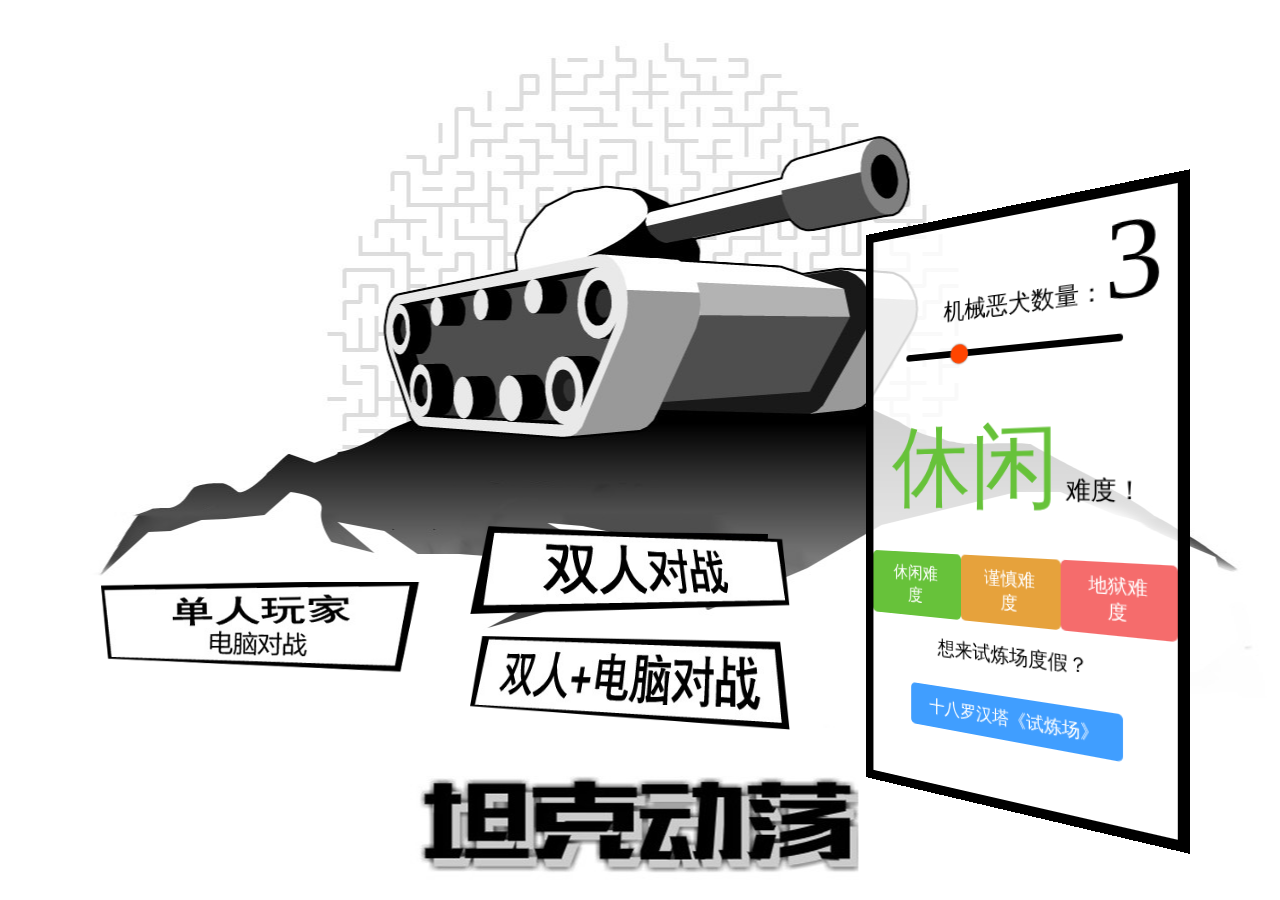
<file: index.html>
<!doctype html>
<html lang="en">
<head>
  <meta charset="UTF-8">
  <meta content="width=device-width, user-scalable=no, initial-scale=1.0, maximum-scale=1.0, minimum-scale=1.0"
        name="viewport">
  <meta content="ie=edge" http-equiv="X-UA-Compatible">
  <title>Tank Firing!</title>
  <link href="./style.css" rel="stylesheet">
</head>
<body>
  <div id="bg">
    <div class="flex-div">
      <div class="flex-left">
        <input alt="单人玩家" class="flex-button flex-button1" onclick="clickPve()" src="assets/img/pve.png"
               style="z-index: 255" type="image">
        <img alt="机械狗" class="flex-button1-dog" src="assets/img/robodog.png" style="z-index: 1">
        <img alt="白底" class="flex-button1-blank" src="assets/img/blank.jpg" style="z-index: 2">
        <img alt="pve信息" class="flex-button1-info" src="assets/img/pveinfo.png" style="z-index: 3">
      </div>
      <div class="flex-middle">
        <input alt="双人对战" class="flex-button flex-button2" onclick="clickPvp()" src="assets/img/pvp.png"
               style="z-index: 255" type="image">
        <br><br>
        <input alt="双人+电脑对战" class="flex-button flex-button3" onclick="clickPvpve()" src="assets/img/pvpve.png"
               style="z-index: 253" type="image">
        <img alt="pve信息" class="flex-button2-info" src="assets/img/pveinfo.png" style="z-index: 254">
        <img alt="pve信息" class="flex-button3-info" src="assets/img/pvpveinfo.png" style="z-index: 252">
      </div>
      <div class="flex-right">
        <div class="right-box" style="">
          <div style="font-size: 24px; float: right;">
            机械恶犬数量：<span id="numOfEnemies" style="font-size: 106px;">3</span>&nbsp;&nbsp;
          </div>
          <div style="margin: 20px 50px 20px 40px;">
            <input type="range" id="range" value="3" min="1" max="9" step="1" oninput="changeNumOfEnemies()">
          </div>

          <div style="font-size: 24px; float: left; margin: 3vh 0">&nbsp;&nbsp;&nbsp;
            <span id="difficulty" class="difficulty-green" style="font-size: 94px; color: #67c23a">休闲</span>&nbsp;难度！
          </div>
          <div style="width: 100%; display: flex; justify-content: space-evenly;">
            <button class="button-safe" style="font-size: large;" onclick="changeDifficulty('easy')">休闲难度</button>
            <button class="button-warning" style="font-size: large;" onclick="changeDifficulty('medium')">谨慎难度</button>
            <button class="button-danger" style="font-size: large;" onclick="changeDifficulty('hard')">地狱难度</button>
          </div>
          <div style="font-size: 20px; text-align: center; margin: 2vh 0" id="difficultyInfo">
            想来试炼场度假？
          </div>
          <div style="text-align: center; margin: 3vh 0">
            <button class="button-primary" onclick="clickShiba()" style="font-size: large;">十八罗汉塔《试炼场》</button>
          </div>
        </div>
      </div>
    </div>
  </div>
</body>
<script src="script.js"></script>
</html>
</file>
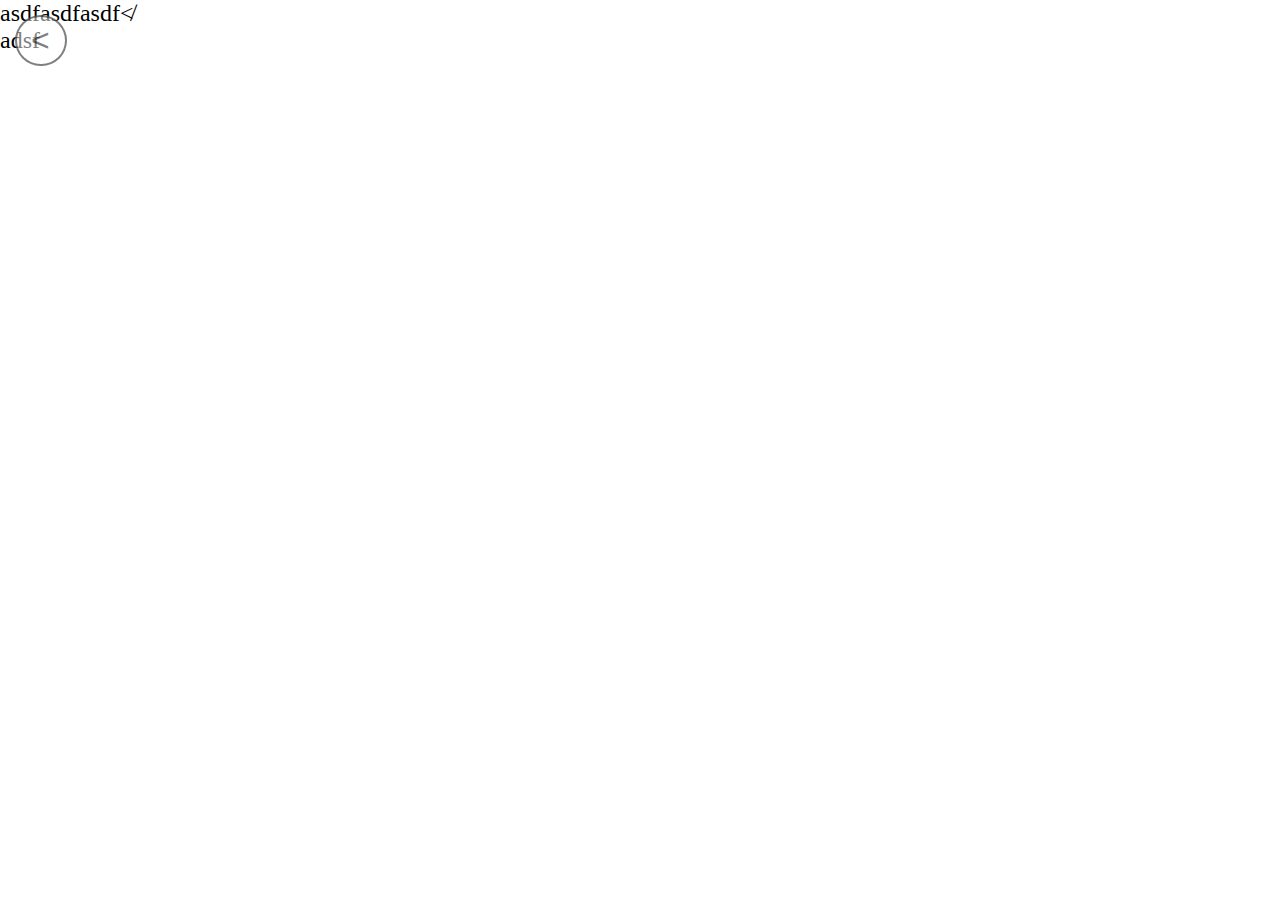
<file: canvas.html>
<!DOCTYPE html>
<html lang="en">
<head>
  <meta charset="UTF-8">
  <title>Tank Firing!</title>
  <style>
    body {
      margin: 0;
      padding: 0;
    }

    #returnButton {
      background-color: #ffffff80; /* 设置背景颜色 */
      color: #00000080; /* 设置文字颜色 */
      border: 2px solid #00000080; /* 设置边框 */
      padding: 5px 15px 5px 14px; /* 设置内边距 */
      margin: 15px; /* 设置外边距 */
      font-size: 32px; /* 设置字体大小 */
      cursor: pointer; /* 设置鼠标样式为手型 */
      border-radius: 200px; /* 设置边框圆角 */
      transition: 0.2s; /* 设置过渡效果 */
    }

    #returnButton:hover {
      background-color: #ffffff; /* 设置背景颜色 */
      color: #000000; /* 设置文字颜色 */
      border-color: #000000; /* 设置边框颜色 */
    }

    #page {
      font-size: 24px;
      margin: 0;
      padding: 0;
    }
  </style>
</head>

<body>
<div style="position: absolute;"><button id="returnButton"><</button></div>
<div id="page">asdfasdfasdf&nless;<br>adsf</div>
</body>

<script src='canvas.js'></script>
</html>
</file>
<file: style.css>
body {
  margin: 0;
  padding: 0;
  overflow: hidden;
}

#bg {
  height: 100vh;
  width: 100vw;
  background-image: url("./assets/img/bg.jpg");
  /*background-size: cover;*/
  background-position: center;
  background-repeat: no-repeat;
  background-color: white;
}

.flex-div {
  height: 60vh;
  width: 88vw;
  padding: 40vh 6vw 0 6vw;

  display: flex;
  justify-content: space-around;
  align-items: center;
  /*padding: 0 10vw;*/
}

.flex-button {
  width: 25vw;
  transition: all 0.2s ease 0s;
  position: relative;
}

.flex-button1-dog {
  width: 15vw;
  transition: all 0.3s ease 0s;
  position: absolute;
  top: 70vh;
  left: 17vw;
}

.flex-button1-blank {
  width: 22vw;
  position: absolute;
  top: 70vh;
  left: 10vw;
}

.flex-button1-info {
  margin-top: -3.5vw;
  width: 20vw;
  position: absolute;
  top: 70vh;
  left: 10.5vw;
  transition: all 0.3s ease 0s;
}

.flex-button2-info {
  margin-top: -6.3vw;
  width: 20vw;
  position: absolute;
  top: 68vh;
  left: 40vw;
  transition: all 0.3s ease 0s;
}

.flex-button3-info {
  margin-top: -0.5vw;
  width: 20vw;
  position: absolute;
  top: 71.7vh;
  left: 40vw;
  transition: all 0.3s ease 0s;
}

.flex-button:hover {
  transform: scale(1.2);
}

.flex-button1:hover ~ .flex-button1-info {
  transform: translate(0, 6vw);
}

.flex-button1:hover ~ .flex-button1-dog {
  transform: translate(0, -20vw);
}

.flex-button2:hover ~ .flex-button2-info {
  transform: translate(0, 6vw);
}

.flex-button3:hover ~ .flex-button3-info {
  transform: translate(0, 6vw);
}

.flex-right {
  perspective: 500px;
  perspective-origin: 50% 10%;
}

.right-box {
  width: 25vw;
  height: 65vh;
  margin-top: -27vh;
  border: solid 10px #000;
  color: #000;
  background: #ffffffd2;
  transform: rotateY(-20deg);
}

input[type="range"] {
  -webkit-appearance: none;
  width: 100%;
  height: 7px;
  background: black;
  border-radius: 5px;
}

input[type="range"]::-webkit-slider-thumb {
  -webkit-appearance: none;
  height: 20px;
  width: 20px;
  border-radius: 50%;
  background: #ff4500;
  /*cursor: ew-resize;*/
  box-shadow: 0 0 2px 0 #555;
  transition: background .3s ease-in-out;
}

button {
  /*background-color: #ff4500;*/
  color: white;
  padding: 10px 22px;
  border: none;
  border-radius: 5px;
  cursor: pointer;
  transition: background-color 0.3s;
}

button:hover {
  opacity: 80%;
}

.button-safe {
  background-color: #67c23a;
}

.button-danger {
  background-color: #f56c6c;
}

.button-warning {
  background-color: #e6a23c;
}

.button-info {
  background-color: #909399;
}

.button-primary {
  background-color: #409eff;
}
</file>
